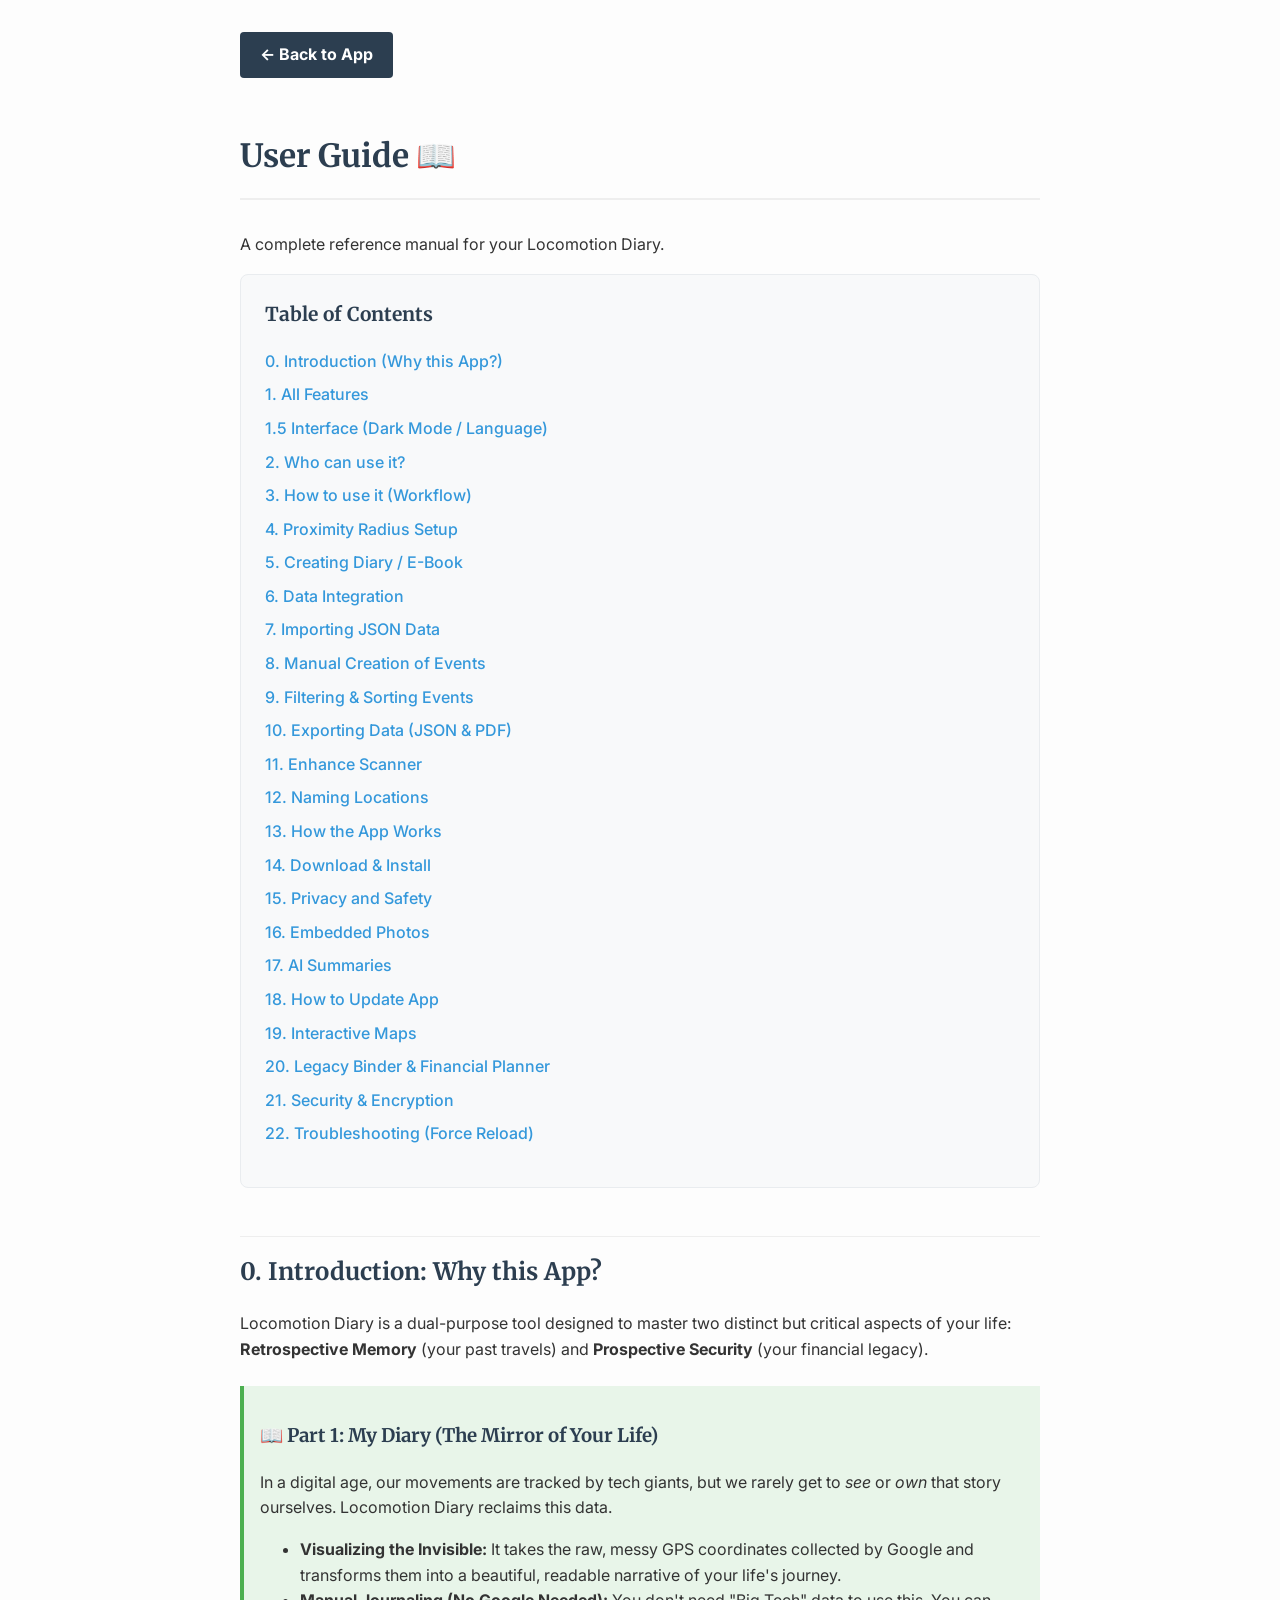
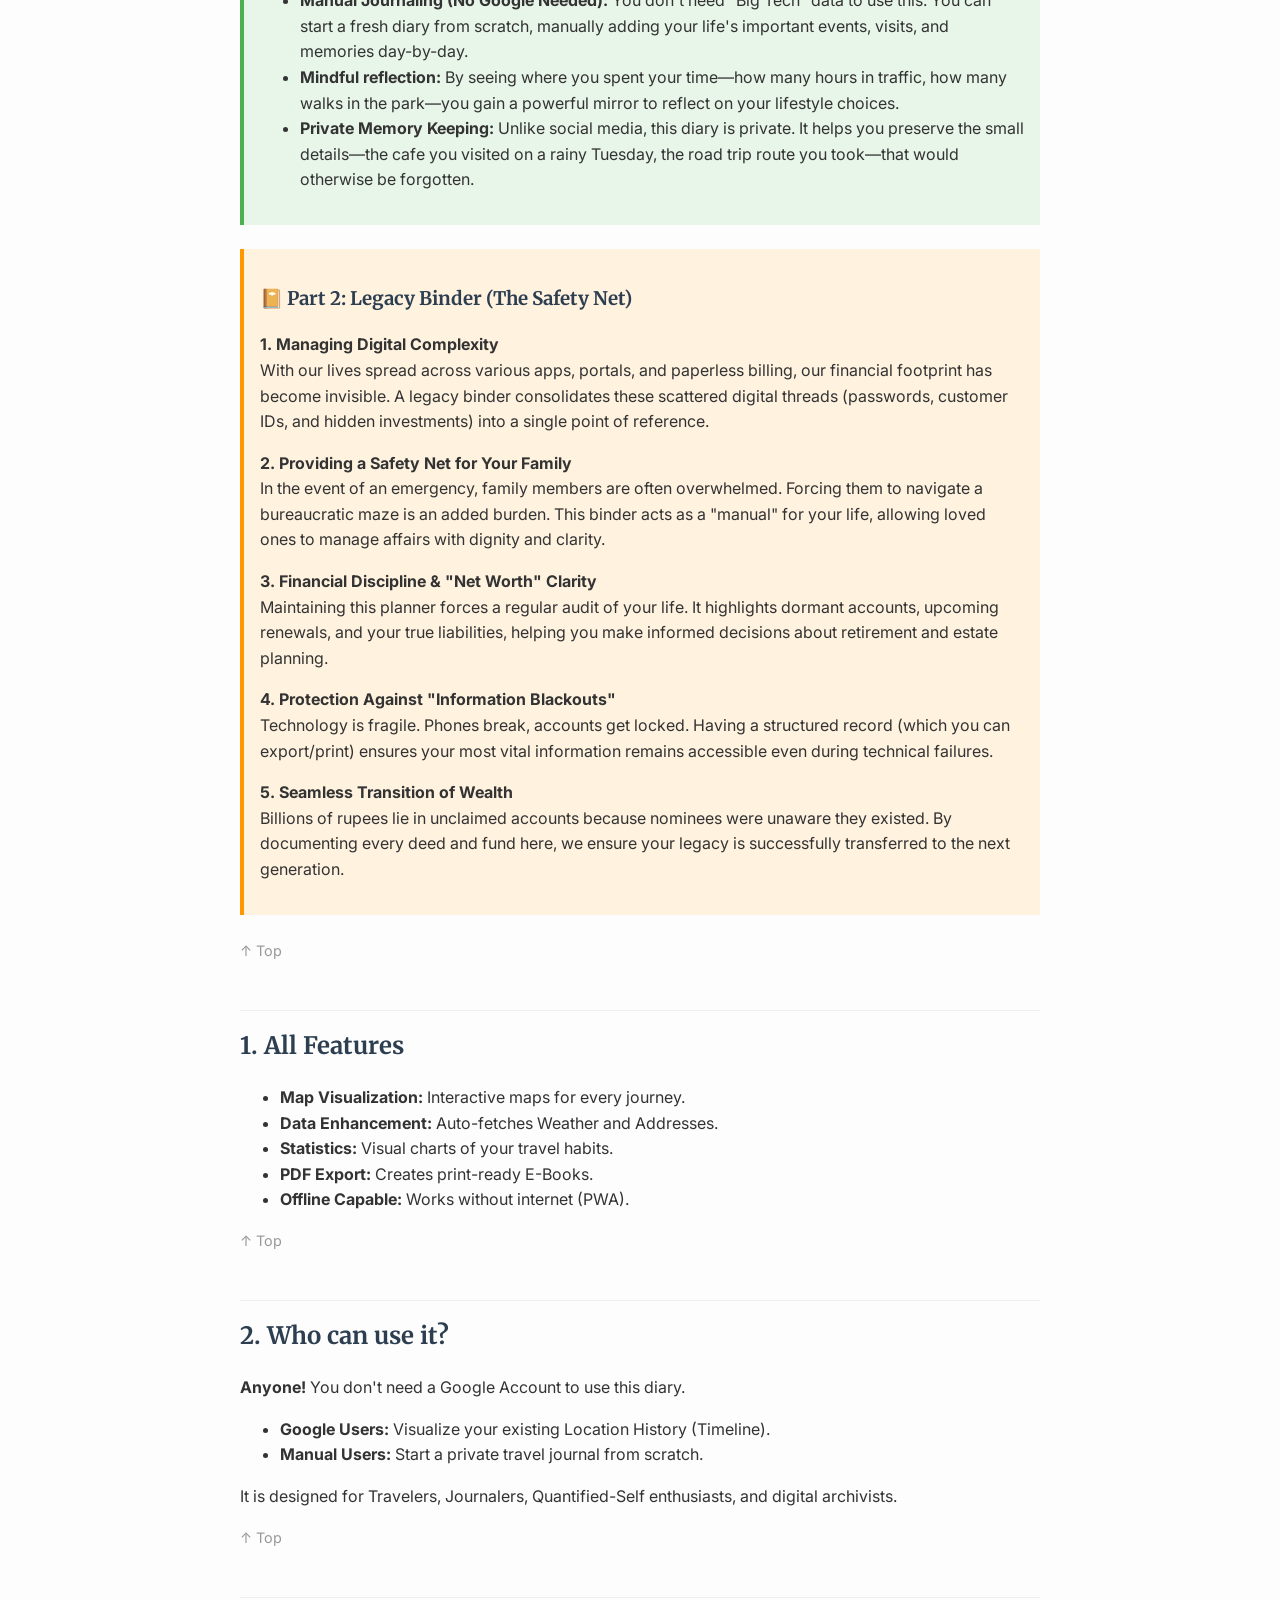
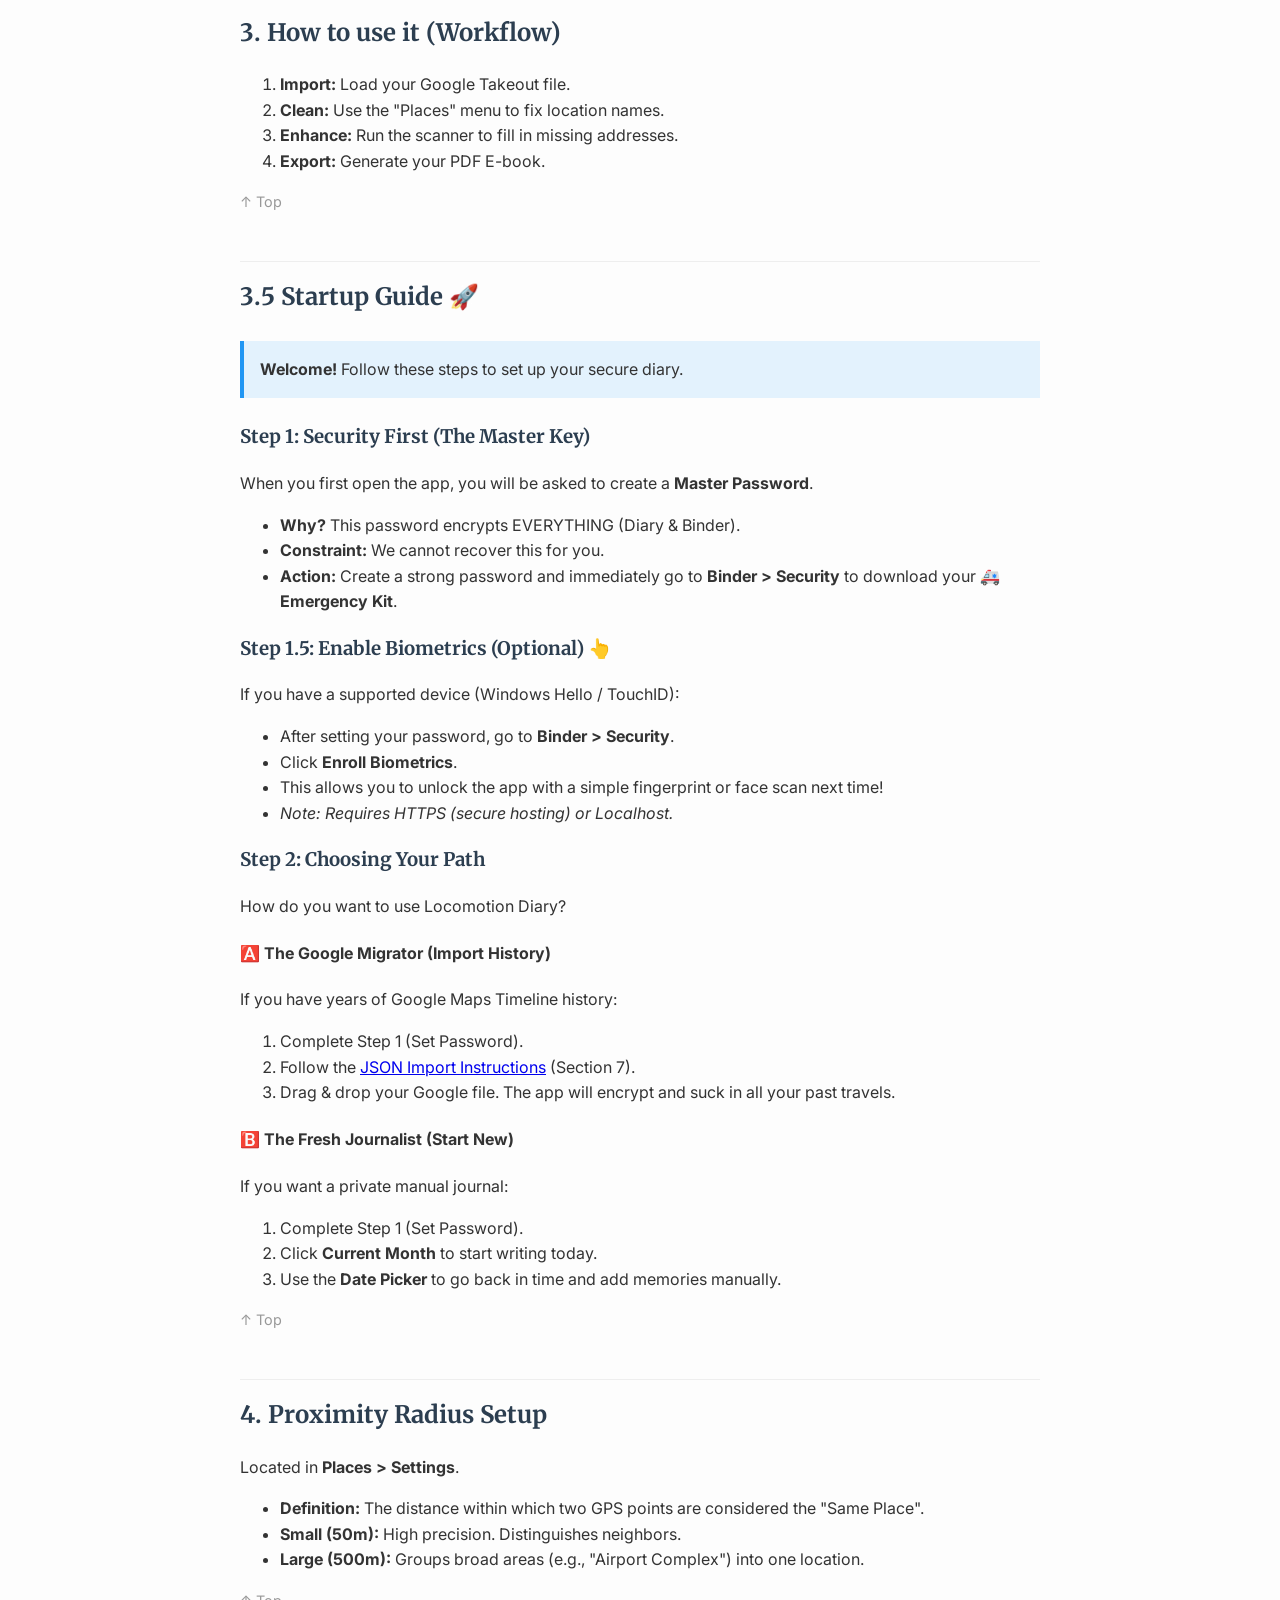
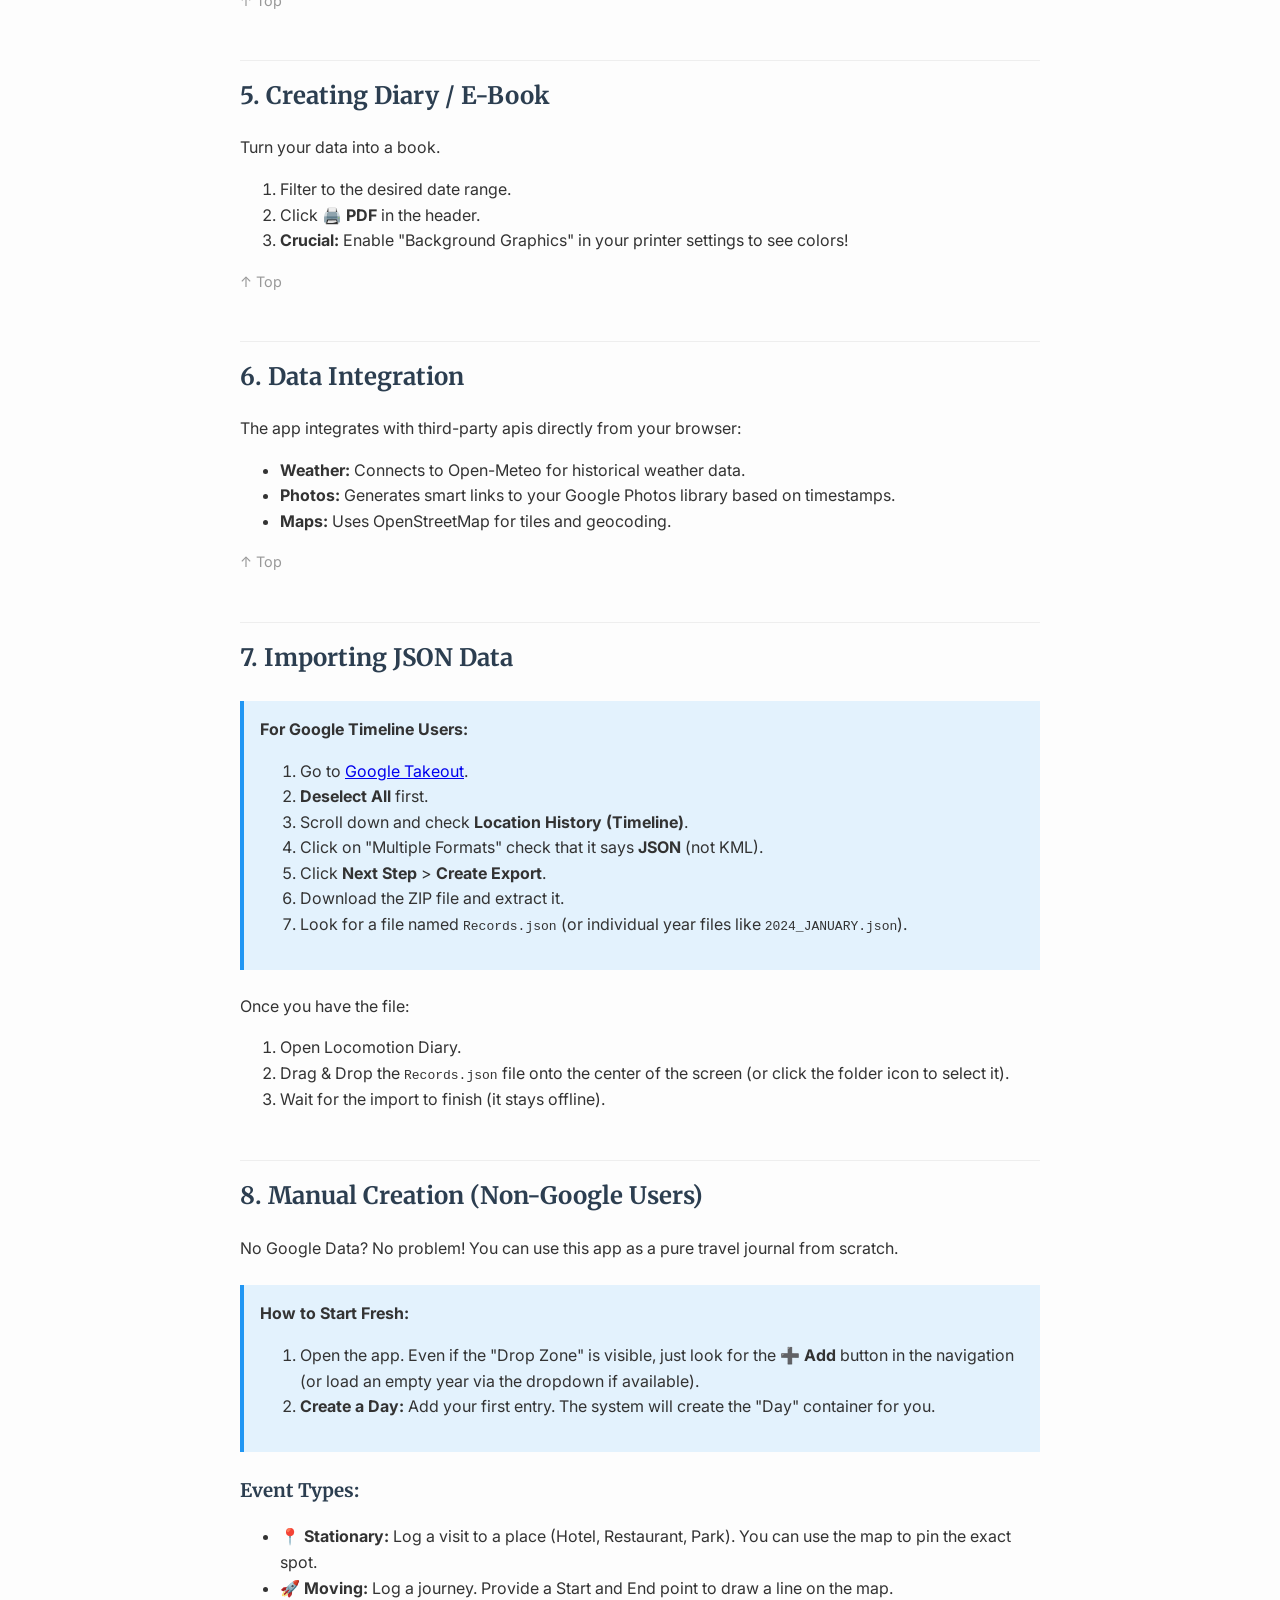
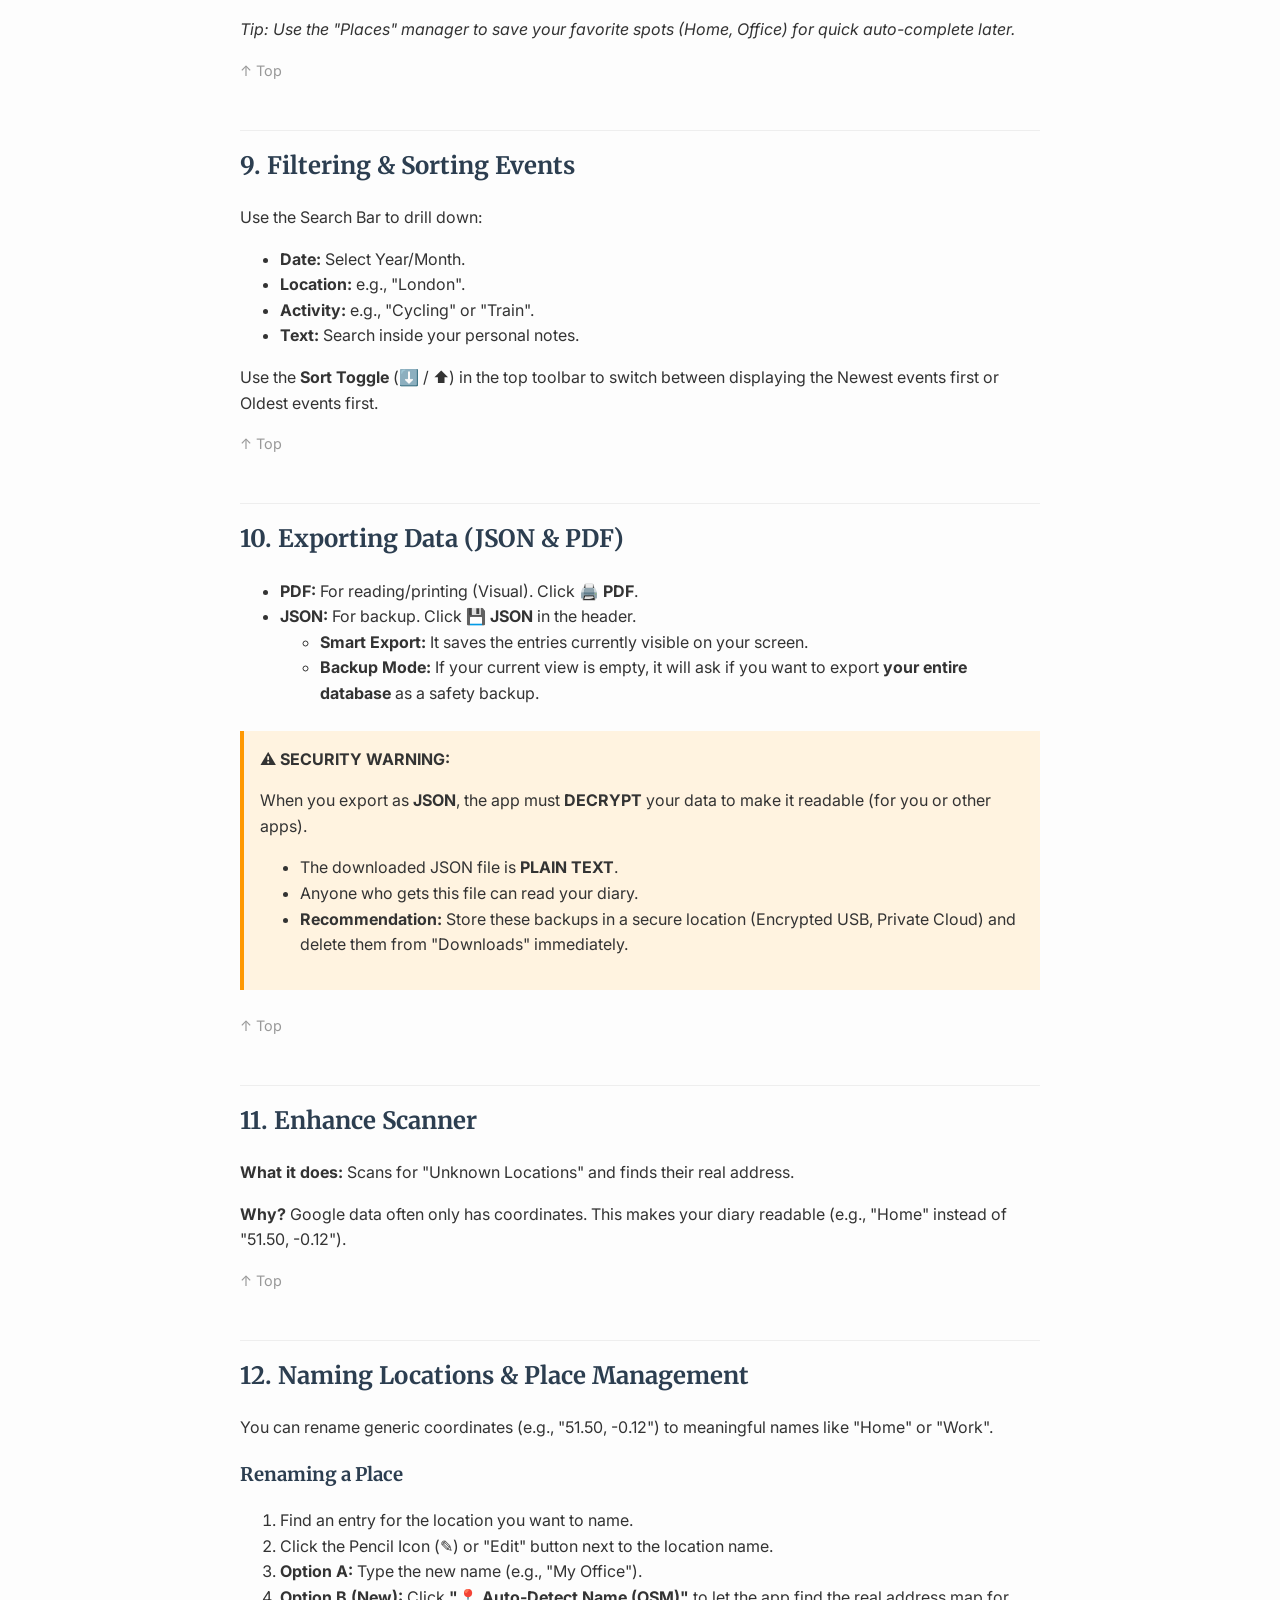
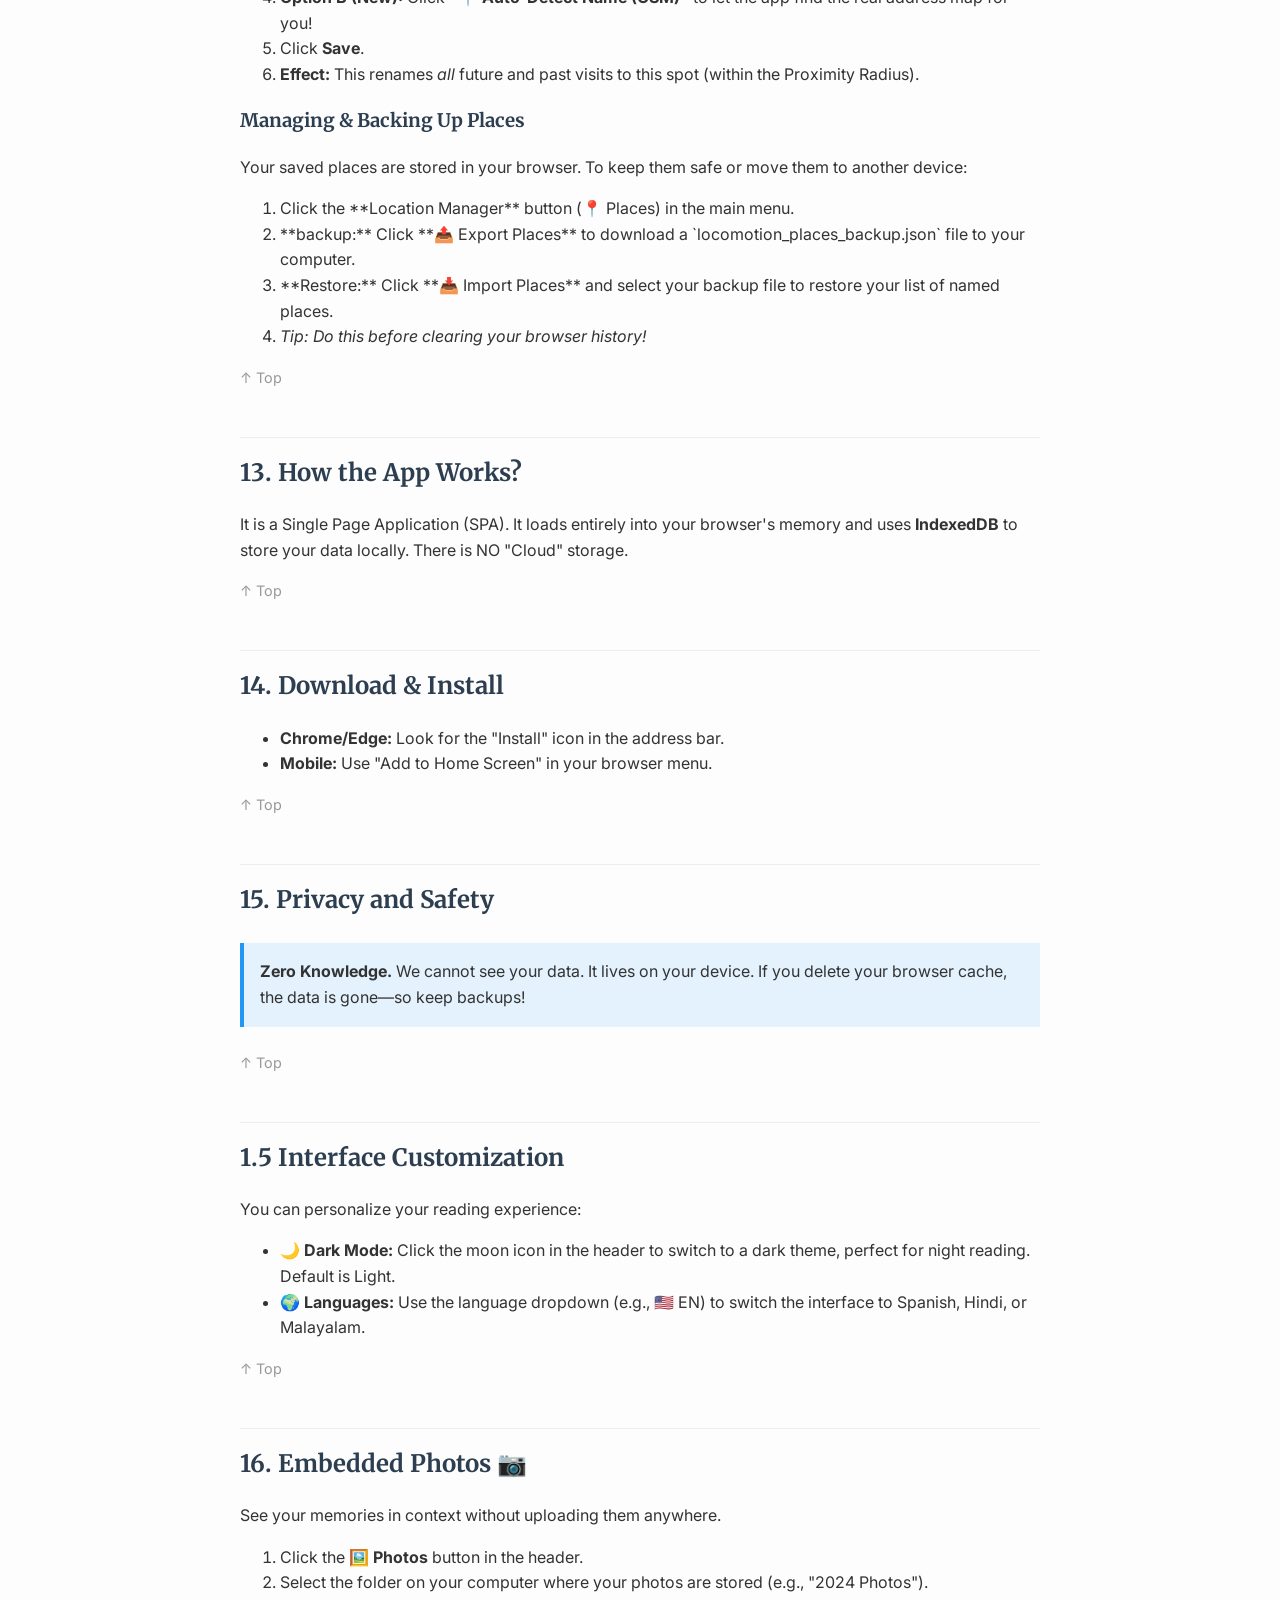
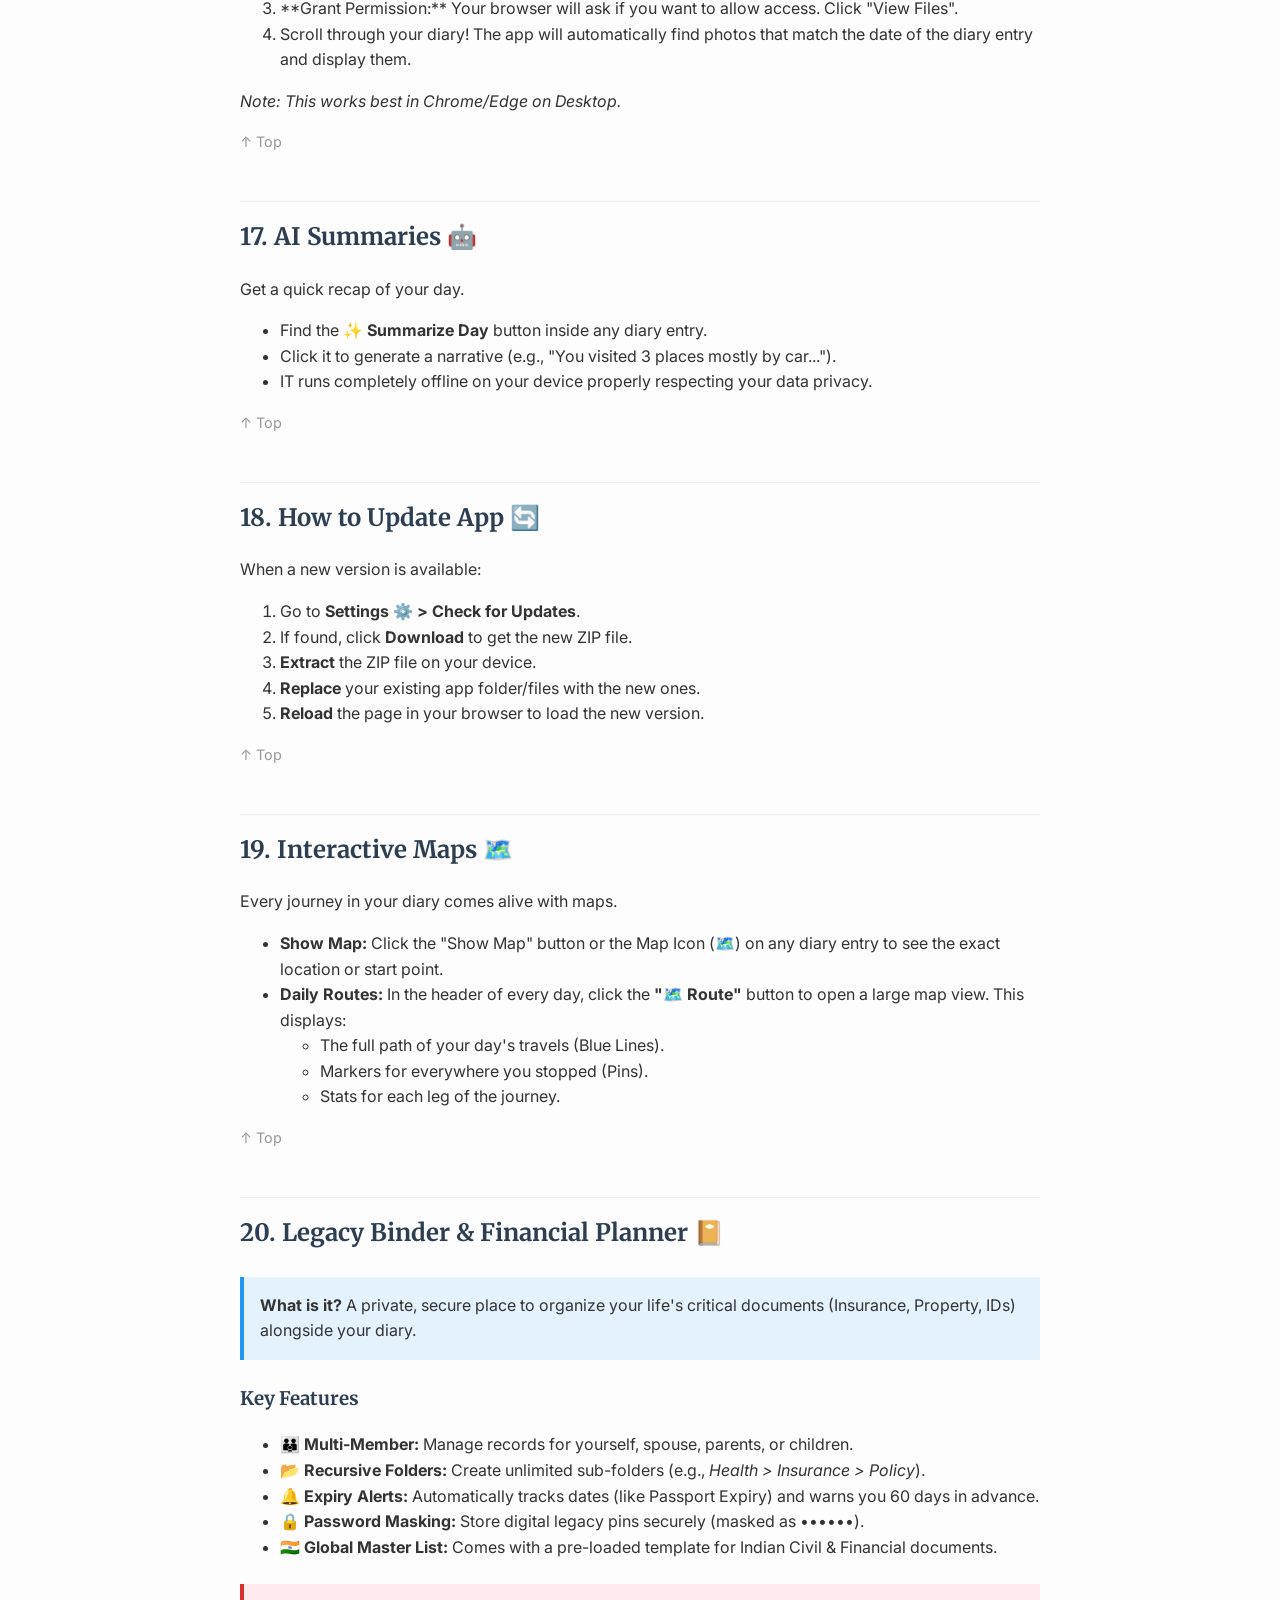
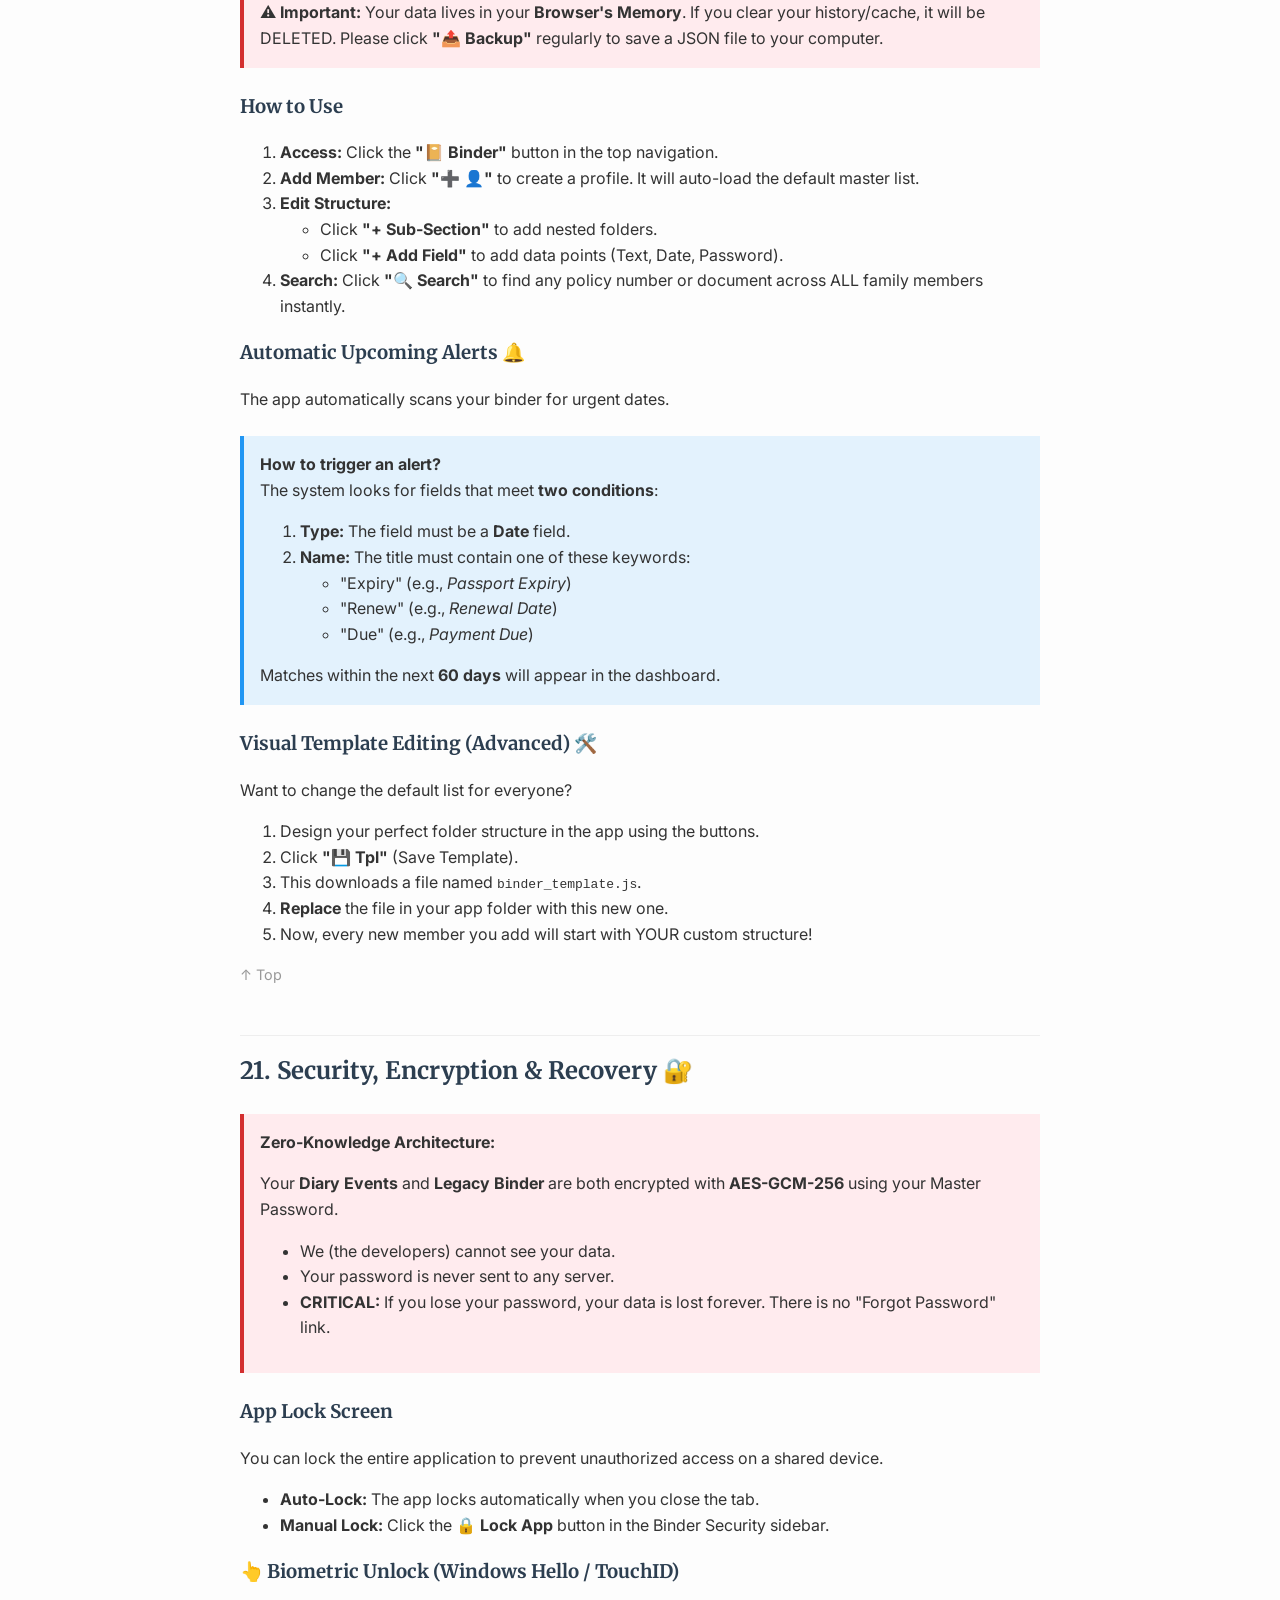
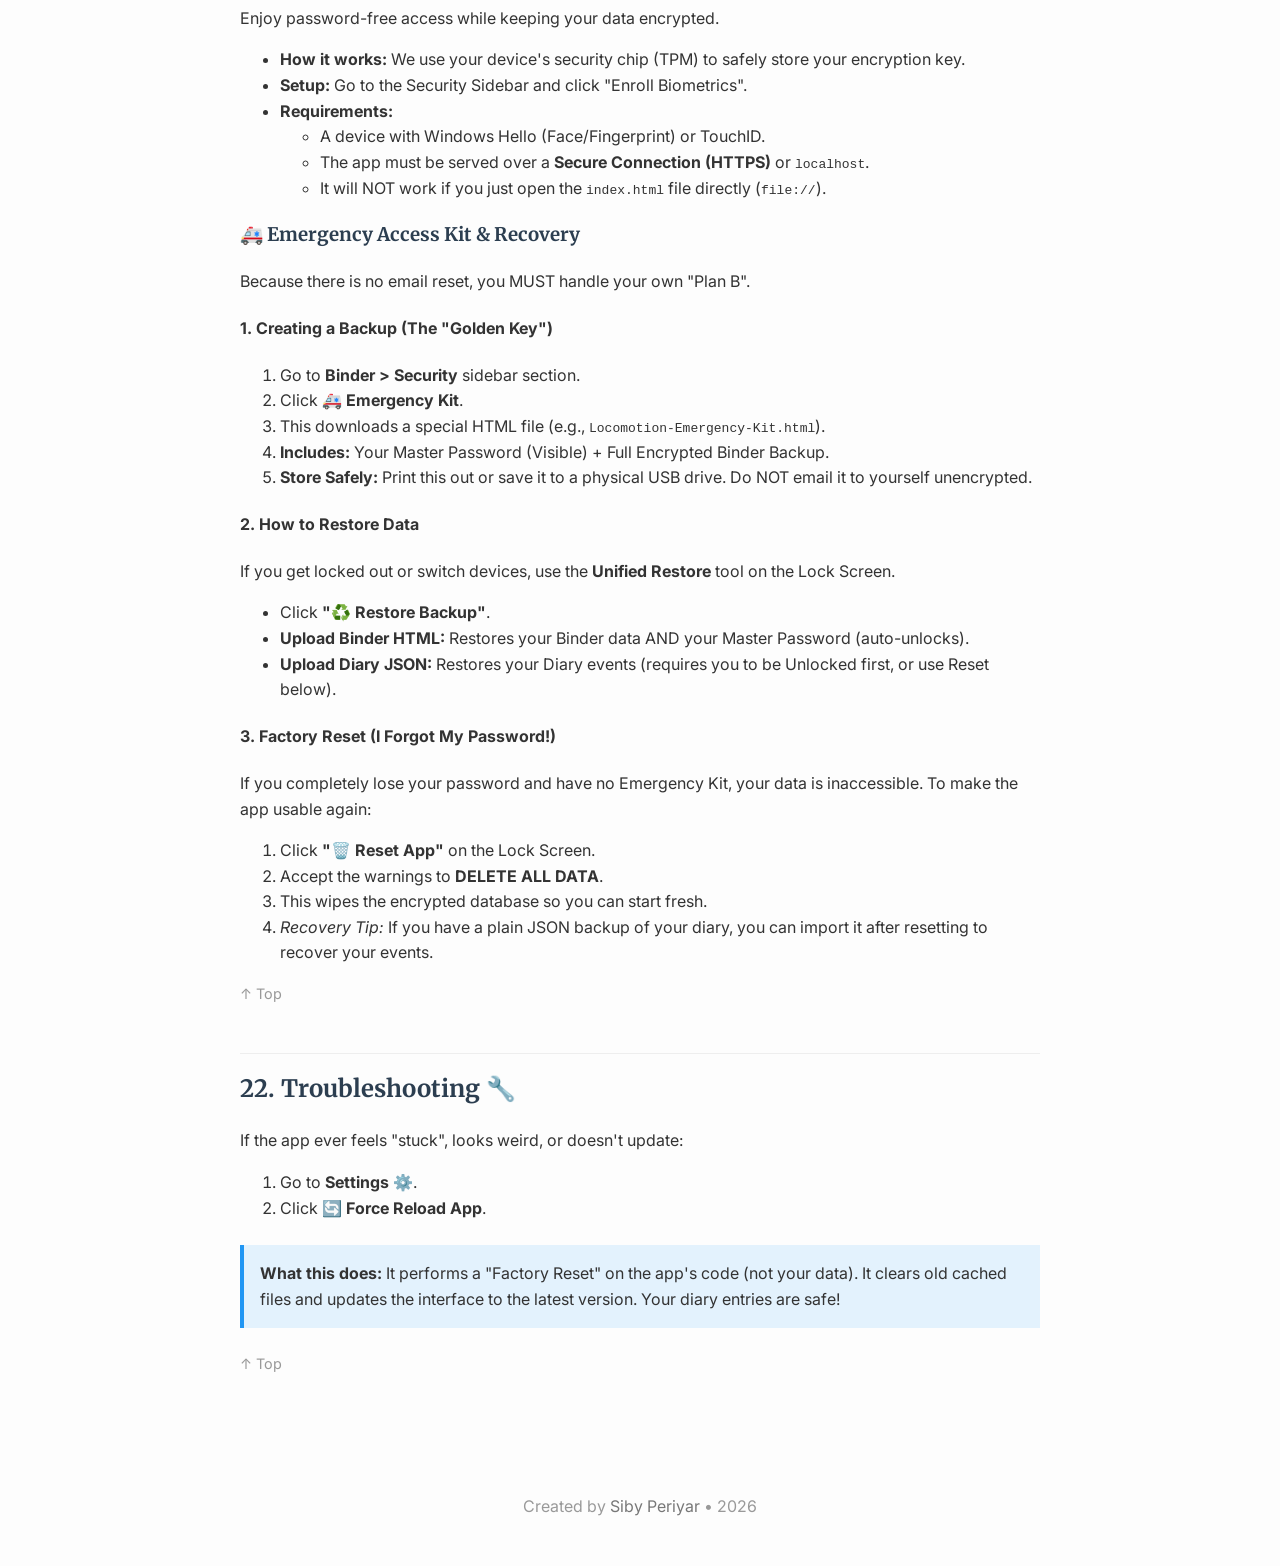
<file: USER_MANUAL.html>
<!DOCTYPE html>
<html lang="en">

<head>
    <meta charset="UTF-8">
    <meta name="viewport" content="width=device-width, initial-scale=1.0">
    <title>Locomotion Diary - User Guide</title>
    <link rel="preconnect" href="https://fonts.googleapis.com">
    <link
        href="https://fonts.googleapis.com/css2?family=Inter:wght@400;600&family=Merriweather:wght@300;700&display=swap"
        rel="stylesheet">
    <style>
        body {
            max-width: 800px;
            margin: 0 auto;
            padding: 2rem;
            font-family: 'Inter', sans-serif;
            line-height: 1.6;
            color: #333;
            background-color: #fdfdfd;
        }

        h1,
        h2,
        h3 {
            font-family: 'Merriweather', serif;
            color: #2c3e50;
        }

        h1 {
            border-bottom: 2px solid #eee;
            padding-bottom: 1rem;
            margin-bottom: 2rem;
        }

        h2 {
            margin-top: 3rem;
            border-top: 1px solid #eee;
            padding-top: 1rem;
        }

        .toc {
            background: #f8f9fa;
            padding: 1.5rem;
            border-radius: 8px;
            border: 1px solid #e9ecef;
            margin-bottom: 3rem;
        }

        .toc h3 {
            margin-top: 0;
            font-size: 1.2rem;
        }

        .toc ul {
            list-style: none;
            padding-left: 0;
        }

        .toc li {
            margin-bottom: 0.5rem;
        }

        .toc a {
            text-decoration: none;
            color: #3498db;
            font-weight: 500;
        }

        .toc a:hover {
            text-decoration: underline;
        }

        .back-btn {
            display: inline-block;
            background: #2c3e50;
            color: white;
            padding: 10px 20px;
            text-decoration: none;
            border-radius: 4px;
            font-weight: bold;
            margin-bottom: 2rem;
        }

        .box {
            background: #e3f2fd;
            padding: 1rem;
            border-left: 4px solid #2196f3;
            margin: 1.5rem 0;
        }

        img {
            max-width: 100%;
            border-radius: 4px;
            border: 1px solid #ddd;
            margin: 1rem 0;
        }

        .back-to-top {
            display: block;
            margin-top: 1rem;
            color: #999;
            text-decoration: none;
            font-size: 0.9rem;
        }
    </style>
</head>

<body>

    <a href="index.html" class="back-btn">← Back to App</a>
    <h1>User Guide 📖</h1>
    <p>A complete reference manual for your Locomotion Diary.</p>

    <div class="toc">
        <h3>Table of Contents</h3>
        <ul>
            <li><a href="#intro">0. Introduction (Why this App?)</a></li>
            <li><a href="#features">1. All Features</a></li>
            <li><a href="#custom">1.5 Interface (Dark Mode / Language)</a></li>
            <li><a href="#audience">2. Who can use it?</a></li>
            <li><a href="#usage">3. How to use it (Workflow)</a></li>
            <li><a href="#proximiy">4. Proximity Radius Setup</a></li>
            <li><a href="#ebook">5. Creating Diary / E-Book</a></li>
            <li><a href="#integration">6. Data Integration</a></li>
            <li><a href="#import">7. Importing JSON Data</a></li>
            <li><a href="#manual">8. Manual Creation of Events</a></li>
            <li><a href="#filtering">9. Filtering & Sorting Events</a></li>
            <li><a href="#export">10. Exporting Data (JSON & PDF)</a></li>
            <li><a href="#enhance">11. Enhance Scanner</a></li>
            <li><a href="#naming">12. Naming Locations</a></li>
            <li><a href="#mechanics">13. How the App Works</a></li>
            <li><a href="#install">14. Download & Install</a></li>
            <li><a href="#privacy">15. Privacy and Safety</a></li>
            <li><a href="#photos">16. Embedded Photos</a></li>
            <li><a href="#ai">17. AI Summaries</a></li>
            <li><a href="#update">18. How to Update App</a></li>
            <li><a href="#maps">19. Interactive Maps</a></li>
            <li><a href="#binder">20. Legacy Binder & Financial Planner</a></li>
            <li><a href="#security">21. Security & Encryption</a></li>
            <li><a href="#troubleshooting">22. Troubleshooting (Force Reload)</a></li>
        </ul>
    </div>

    <section id="intro">
        <h2>0. Introduction: Why this App?</h2>
        <p>Locomotion Diary is a dual-purpose tool designed to master two distinct but critical aspects of your life:
            <strong>Retrospective Memory</strong> (your past travels) and <strong>Prospective Security</strong> (your
            financial legacy).
        </p>

        <div class="box" style="background: #e8f5e9; border-left-color: #4caf50;">
            <h3>📖 Part 1: My Diary (The Mirror of Your Life)</h3>
            <p>In a digital age, our movements are tracked by tech giants, but we rarely get to <em>see</em> or
                <em>own</em> that story ourselves. Locomotion Diary reclaims this data.
            </p>
            <ul>
                <li><strong>Visualizing the Invisible:</strong> It takes the raw, messy GPS coordinates collected by
                    Google and transforms them into a beautiful, readable narrative of your life's journey.</li>
                <li><strong>Manual Journaling (No Google Needed):</strong> You don't need "Big Tech" data to use this.
                    You can start a fresh diary from scratch, manually adding your life's important events, visits, and
                    memories day-by-day.</li>
                <li><strong>Mindful reflection:</strong> By seeing where you spent your time—how many hours in traffic,
                    how many walks in the park—you gain a powerful mirror to reflect on your lifestyle choices.</li>
                <li><strong>Private Memory Keeping:</strong> Unlike social media, this diary is private. It helps you
                    preserve the small details—the cafe you visited on a rainy Tuesday, the road trip route you
                    took—that would otherwise be forgotten.</li>
            </ul>
        </div>

        <div class="box" style="background: #fff3e0; border-left-color: #ff9800;">
            <h3>📔 Part 2: Legacy Binder (The Safety Net)</h3>
            <p><strong>1. Managing Digital Complexity</strong><br>
                With our lives spread across various apps, portals, and paperless billing, our financial footprint has
                become invisible. A legacy binder consolidates these scattered digital threads (passwords, customer IDs,
                and hidden investments) into a single point of reference.</p>

            <p><strong>2. Providing a Safety Net for Your Family</strong><br>
                In the event of an emergency, family members are often overwhelmed. Forcing them to navigate a
                bureaucratic maze is an added burden. This binder acts as a "manual" for your life, allowing loved ones
                to manage affairs with dignity and clarity.</p>

            <p><strong>3. Financial Discipline & "Net Worth" Clarity</strong><br>
                Maintaining this planner forces a regular audit of your life. It highlights dormant accounts, upcoming
                renewals, and your true liabilities, helping you make informed decisions about retirement and estate
                planning.</p>

            <p><strong>4. Protection Against "Information Blackouts"</strong><br>
                Technology is fragile. Phones break, accounts get locked. Having a structured record (which you can
                export/print) ensures your most vital information remains accessible even during technical failures.</p>

            <p><strong>5. Seamless Transition of Wealth</strong><br>
                Billions of rupees lie in unclaimed accounts because nominees were unaware they existed. By documenting
                every deed and fund here, we ensure your legacy is successfully transferred to the next generation.</p>
        </div>
        <a href="#" class="back-to-top">↑ Top</a>
    </section>

    <section id="features">
        <h2>1. All Features</h2>
        <ul>
            <li><strong>Map Visualization:</strong> Interactive maps for every journey.</li>
            <li><strong>Data Enhancement:</strong> Auto-fetches Weather and Addresses.</li>
            <li><strong>Statistics:</strong> Visual charts of your travel habits.</li>
            <li><strong>PDF Export:</strong> Creates print-ready E-Books.</li>
            <li><strong>Offline Capable:</strong> Works without internet (PWA).</li>
        </ul>
        <a href="#" class="back-to-top">↑ Top</a>
    </section>

    <section id="audience">
        <h2>2. Who can use it?</h2>
        <p><strong>Anyone!</strong> You don't need a Google Account to use this diary.</p>
        <ul>
            <li><strong>Google Users:</strong> Visualize your existing Location History (Timeline).</li>
            <li><strong>Manual Users:</strong> Start a private travel journal from scratch.</li>
        </ul>
        <p>It is designed for Travelers, Journalers, Quantified-Self enthusiasts, and digital archivists.</p>
        <a href="#" class="back-to-top">↑ Top</a>
    </section>

    <section id="usage">
        <h2>3. How to use it (Workflow)</h2>
        <ol>
            <li><strong>Import:</strong> Load your Google Takeout file.</li>
            <li><strong>Clean:</strong> Use the "Places" menu to fix location names.</li>
            <li><strong>Enhance:</strong> Run the scanner to fill in missing addresses.</li>
            <li><strong>Export:</strong> Generate your PDF E-book.</li>
        </ol>
        <a href="#" class="back-to-top">↑ Top</a>
    </section>

    <section id="startup">
        <h2>3.5 Startup Guide 🚀</h2>
        <div class="box">
            <strong>Welcome!</strong> Follow these steps to set up your secure diary.
        </div>

        <h3>Step 1: Security First (The Master Key)</h3>
        <p>When you first open the app, you will be asked to create a <strong>Master Password</strong>.</p>
        <ul>
            <li><strong>Why?</strong> This password encrypts EVERYTHING (Diary & Binder).</li>
            <li><strong>Constraint:</strong> We cannot recover this for you.</li>
            <li><strong>Action:</strong> Create a strong password and immediately go to <strong>Binder >
                    Security</strong> to download your <strong>🚑 Emergency Kit</strong>.</li>
        </ul>

        <h3>Step 1.5: Enable Biometrics (Optional) 👆</h3>
        <p>If you have a supported device (Windows Hello / TouchID):</p>
        <ul>
            <li>After setting your password, go to <strong>Binder > Security</strong>.</li>
            <li>Click <strong>Enroll Biometrics</strong>.</li>
            <li>This allows you to unlock the app with a simple fingerprint or face scan next time!</li>
            <li><em>Note: Requires HTTPS (secure hosting) or Localhost.</em></li>
        </ul>

        <h3>Step 2: Choosing Your Path</h3>
        <p>How do you want to use Locomotion Diary?</p>

        <h4>🅰️ The Google Migrator (Import History)</h4>
        <p>If you have years of Google Maps Timeline history:</p>
        <ol>
            <li>Complete Step 1 (Set Password).</li>
            <li>Follow the <a href="#import">JSON Import Instructions</a> (Section 7).</li>
            <li>Drag & drop your Google file. The app will encrypt and suck in all your past travels.</li>
        </ol>

        <h4>🅱️ The Fresh Journalist (Start New)</h4>
        <p>If you want a private manual journal:</p>
        <ol>
            <li>Complete Step 1 (Set Password).</li>
            <li>Click <strong>Current Month</strong> to start writing today.</li>
            <li>Use the <strong>Date Picker</strong> to go back in time and add memories manually.</li>
        </ol>
        <a href="#" class="back-to-top">↑ Top</a>
    </section>

    <section id="proximity">
        <h2>4. Proximity Radius Setup</h2>
        <p>Located in <strong>Places > Settings</strong>.</p>
        <ul>
            <li><strong>Definition:</strong> The distance within which two GPS points are considered the "Same Place".
            </li>
            <li><strong>Small (50m):</strong> High precision. Distinguishes neighbors.</li>
            <li><strong>Large (500m):</strong> Groups broad areas (e.g., "Airport Complex") into one location.</li>
        </ul>
        <a href="#" class="back-to-top">↑ Top</a>
    </section>

    <section id="ebook">
        <h2>5. Creating Diary / E-Book</h2>
        <p>Turn your data into a book.</p>
        <ol>
            <li>Filter to the desired date range.</li>
            <li>Click <strong>🖨️ PDF</strong> in the header.</li>
            <li><strong>Crucial:</strong> Enable "Background Graphics" in your printer settings to see colors!</li>
        </ol>
        <a href="#" class="back-to-top">↑ Top</a>
    </section>

    <section id="integration">
        <h2>6. Data Integration</h2>
        <p>The app integrates with third-party apis directly from your browser:</p>
        <ul>
            <li><strong>Weather:</strong> Connects to Open-Meteo for historical weather data.</li>
            <li><strong>Photos:</strong> Generates smart links to your Google Photos library based on timestamps.</li>
            <li><strong>Maps:</strong> Uses OpenStreetMap for tiles and geocoding.</li>
        </ul>
        <a href="#" class="back-to-top">↑ Top</a>
    </section>

    <section id="import">
        <h2>7. Importing JSON Data</h2>
        <div class="box">
            <strong>For Google Timeline Users:</strong>
            <ol>
                <li>Go to <a href="https://takeout.google.com/" target="_blank">Google Takeout</a>.</li>
                <li><strong>Deselect All</strong> first.</li>
                <li>Scroll down and check <strong>Location History (Timeline)</strong>.</li>
                <li>Click on "Multiple Formats" check that it says <strong>JSON</strong> (not KML).</li>
                <li>Click <strong>Next Step</strong> > <strong>Create Export</strong>.</li>
                <li>Download the ZIP file and extract it.</li>
                <li>Look for a file named <code>Records.json</code> (or individual year files like
                    <code>2024_JANUARY.json</code>).
                </li>
            </ol>
        </div>
        <p>Once you have the file:</p>
        <ol>
            <li>Open Locomotion Diary.</li>
            <li>Drag & Drop the <code>Records.json</code> file onto the center of the screen (or click the folder icon
                to select it).</li>
            <li>Wait for the import to finish (it stays offline).</li>
        </ol>
    </section>

    <section id="manual">
        <h2>8. Manual Creation (Non-Google Users)</h2>
        <p>No Google Data? No problem! You can use this app as a pure travel journal from scratch.</p>
        <div class="box">
            <strong>How to Start Fresh:</strong>
            <ol>
                <li>Open the app. Even if the "Drop Zone" is visible, just look for the <strong>➕ Add</strong> button in
                    the
                    navigation (or load an empty year via the dropdown if available).</li>
                <li><strong>Create a Day:</strong> Add your first entry. The system will create the "Day" container for
                    you.
                </li>
            </ol>
        </div>
        <h3>Event Types:</h3>
        <ul>
            <li><strong>📍 Stationary:</strong> Log a visit to a place (Hotel, Restaurant, Park). You can use the map to
                pin
                the exact spot.</li>
            <li><strong>🚀 Moving:</strong> Log a journey. Provide a Start and End point to draw a line on the map.</li>
        </ul>
        <p><em>Tip: Use the "Places" manager to save your favorite spots (Home, Office) for quick auto-complete
                later.</em>
        </p>
        <a href="#" class="back-to-top">↑ Top</a>
    </section>

    <section id="filtering">
        <h2>9. Filtering & Sorting Events</h2>
        <p>Use the Search Bar to drill down:</p>
        <ul>
            <li><strong>Date:</strong> Select Year/Month.</li>
            <li><strong>Location:</strong> e.g., "London".</li>
            <li><strong>Activity:</strong> e.g., "Cycling" or "Train".</li>
            <li><strong>Text:</strong> Search inside your personal notes.</li>
        </ul>
        <p>Use the <strong>Sort Toggle</strong> (⬇️ / ⬆️) in the top toolbar to switch between displaying the Newest
            events first or Oldest events first.</p>
        <a href="#" class="back-to-top">↑ Top</a>
    </section>

    <section id="export">
        <h2>10. Exporting Data (JSON & PDF)</h2>
        <ul>
            <li><strong>PDF:</strong> For reading/printing (Visual). Click <strong>🖨️ PDF</strong>.</li>
            <li><strong>JSON:</strong> For backup. Click <strong>💾 JSON</strong> in the header.
                <ul>
                    <li><strong>Smart Export:</strong> It saves the entries currently visible on your screen.</li>
                    <li><strong>Backup Mode:</strong> If your current view is empty, it will ask if you want to export
                        <strong>your entire database</strong> as a safety backup.
                    </li>
                </ul>
            </li>
        </ul>
        <div class="box" style="background: #fff3e0; border-left-color: #ff9800;">
            <strong>⚠️ SECURITY WARNING:</strong>
            <p>When you export as <strong>JSON</strong>, the app must <strong>DECRYPT</strong> your data to make it
                readable (for you or other apps).</p>
            <ul>
                <li>The downloaded JSON file is <strong>PLAIN TEXT</strong>.</li>
                <li>Anyone who gets this file can read your diary.</li>
                <li><strong>Recommendation:</strong> Store these backups in a secure location (Encrypted USB, Private
                    Cloud) and delete them from "Downloads" immediately.</li>
            </ul>
        </div>
        <a href="#" class="back-to-top">↑ Top</a>
    </section>

    <section id="enhance">
        <h2>11. Enhance Scanner</h2>
        <p><strong>What it does:</strong> Scans for "Unknown Locations" and finds their real address.</p>
        <p><strong>Why?</strong> Google data often only has coordinates. This makes your diary readable (e.g., "Home"
            instead of "51.50, -0.12").</p>
        <a href="#" class="back-to-top">↑ Top</a>
    </section>

    <section id="naming">
        <h2>12. Naming Locations & Place Management</h2>
        <p>You can rename generic coordinates (e.g., "51.50, -0.12") to meaningful names like "Home" or "Work".</p>

        <h3>Renaming a Place</h3>
        <ol>
            <li>Find an entry for the location you want to name.</li>
            <li>Click the Pencil Icon (✎) or "Edit" button next to the location name.</li>
            <li><strong>Option A:</strong> Type the new name (e.g., "My Office").</li>
            <li><strong>Option B (New):</strong> Click <strong>"📍 Auto-Detect Name (OSM)"</strong> to let the app find
                the real address map for you!</li>
            <li>Click <strong>Save</strong>.</li>
            <li><strong>Effect:</strong> This renames <em>all</em> future and past visits to this spot (within the
                Proximity Radius).</li>
        </ol>

        <h3>Managing & Backing Up Places</h3>
        <p>Your saved places are stored in your browser. To keep them safe or move them to another device:</p>
        <ol>
            <li>Click the **Location Manager** button (📍 Places) in the main menu.</li>
            <li>**backup:** Click **📤 Export Places** to download a `locomotion_places_backup.json` file to your
                computer.</li>
            <li>**Restore:** Click **📥 Import Places** and select your backup file to restore your list of named
                places.</li>
            <li><em>Tip: Do this before clearing your browser history!</em></li>
        </ol>

        <a href="#" class="back-to-top">↑ Top</a>
    </section>

    <section id="mechanics">
        <h2>13. How the App Works?</h2>
        <p>It is a Single Page Application (SPA). It loads entirely into your browser's memory and uses
            <strong>IndexedDB</strong> to store your data locally. There is NO "Cloud" storage.
        </p>
        <a href="#" class="back-to-top">↑ Top</a>
    </section>

    <section id="install">
        <h2>14. Download & Install</h2>
        <ul>
            <li><strong>Chrome/Edge:</strong> Look for the "Install" icon in the address bar.</li>
            <li><strong>Mobile:</strong> Use "Add to Home Screen" in your browser menu.</li>
        </ul>
        <a href="#" class="back-to-top">↑ Top</a>
    </section>

    <section id="privacy">
        <h2>15. Privacy and Safety</h2>
        <div class="box">
            <strong>Zero Knowledge.</strong> We cannot see your data. It lives on your device. If you delete your
            browser cache, the data is gone—so keep backups!
        </div>
        <a href="#" class="back-to-top">↑ Top</a>
    </section>

    <section id="custom">
        <h2>1.5 Interface Customization</h2>
        <p>You can personalize your reading experience:</p>
        <ul>
            <li><strong>🌙 Dark Mode:</strong> Click the moon icon in the header to switch to a dark theme, perfect for
                night reading. Default is Light.</li>
            <li><strong>🌍 Languages:</strong> Use the language dropdown (e.g., 🇺🇸 EN) to switch the interface to
                Spanish, Hindi, or Malayalam.</li>
        </ul>
        <a href="#" class="back-to-top">↑ Top</a>
    </section>

    <section id="photos">
        <h2>16. Embedded Photos 📷</h2>
        <p>See your memories in context without uploading them anywhere.</p>
        <ol>
            <li>Click the <strong>🖼️ Photos</strong> button in the header.</li>
            <li>Select the folder on your computer where your photos are stored (e.g., "2024 Photos").</li>
            <li>**Grant Permission:** Your browser will ask if you want to allow access. Click "View Files".</li>
            <li>Scroll through your diary! The app will automatically find photos that match the date of the diary entry
                and display them.</li>
        </ol>
        <p><em>Note: This works best in Chrome/Edge on Desktop.</em></p>
        <a href="#" class="back-to-top">↑ Top</a>
    </section>

    <section id="ai">
        <h2>17. AI Summaries 🤖</h2>
        <p>Get a quick recap of your day.</p>
        <ul>
            <li>Find the <strong>✨ Summarize Day</strong> button inside any diary entry.</li>
            <li>Click it to generate a narrative (e.g., "You visited 3 places mostly by car...").</li>
            <li>IT runs completely offline on your device properly respecting your data privacy.</li>
        </ul>
        <a href="#" class="back-to-top">↑ Top</a>
    </section>

    <section id="update">
        <h2>18. How to Update App 🔄</h2>
        <p>When a new version is available:</p>
        <ol>
            <li>Go to <strong>Settings ⚙️ > Check for Updates</strong>.</li>
            <li>If found, click <strong>Download</strong> to get the new ZIP file.</li>
            <li><strong>Extract</strong> the ZIP file on your device.</li>
            <li><strong>Replace</strong> your existing app folder/files with the new ones.</li>
            <li><strong>Reload</strong> the page in your browser to load the new version.</li>
        </ol>
        <a href="#" class="back-to-top">↑ Top</a>
    </section>

    <section id="maps">
        <h2>19. Interactive Maps 🗺️</h2>
        <p>Every journey in your diary comes alive with maps.</p>
        <ul>
            <li><strong>Show Map:</strong> Click the "Show Map" button or the Map Icon (🗺️) on any diary entry to see
                the exact location or start point.</li>
            <li><strong>Daily Routes:</strong> In the header of every day, click the <strong>"🗺️ Route"</strong> button
                to open a large map view. This displays:
                <ul>
                    <li>The full path of your day's travels (Blue Lines).</li>
                    <li>Markers for everywhere you stopped (Pins).</li>
                    <li>Stats for each leg of the journey.</li>
                </ul>
            </li>
        </ul>
        <a href="#" class="back-to-top">↑ Top</a>
    </section>

    <section id="binder">
        <h2>20. Legacy Binder & Financial Planner 📔</h2>
        <div class="box">
            <strong>What is it?</strong> A private, secure place to organize your life's critical documents (Insurance,
            Property, IDs) alongside your diary.
        </div>

        <h3>Key Features</h3>
        <ul>
            <li><strong>👪 Multi-Member:</strong> Manage records for yourself, spouse, parents, or children.</li>
            <li><strong>📂 Recursive Folders:</strong> Create unlimited sub-folders (e.g., <em>Health > Insurance >
                    Policy</em>).</li>
            <li><strong>🔔 Expiry Alerts:</strong> Automatically tracks dates (like Passport Expiry) and warns you 60
                days in advance.</li>
            <li><strong>🔒 Password Masking:</strong> Store digital legacy pins securely (masked as ••••••).</li>
            <li><strong>🇮🇳 Global Master List:</strong> Comes with a pre-loaded template for Indian Civil & Financial
                documents.</li>
        </ul>

        <div class="box" style="border-left-color: #d32f2f; background: #ffebee;">
            <strong>⚠️ Important:</strong> Your data lives in your <strong>Browser's Memory</strong>. If you clear your
            history/cache, it will be DELETED. Please click <strong>"📤 Backup"</strong> regularly to save a JSON file
            to your computer.
        </div>

        <h3>How to Use</h3>
        <ol>
            <li><strong>Access:</strong> Click the <strong>"📔 Binder"</strong> button in the top navigation.</li>
            <li><strong>Add Member:</strong> Click <strong>"➕ 👤"</strong> to create a profile. It will auto-load the
                default master list.</li>
            <li><strong>Edit Structure:</strong>
                <ul>
                    <li>Click <strong>"+ Sub-Section"</strong> to add nested folders.</li>
                    <li>Click <strong>"+ Add Field"</strong> to add data points (Text, Date, Password).</li>
                </ul>
            </li>
            <li><strong>Search:</strong> Click <strong>"🔍 Search"</strong> to find any policy number or document across
                ALL family members instantly.</li>
        </ol>

        <h3>Automatic Upcoming Alerts 🔔</h3>
        <p>The app automatically scans your binder for urgent dates.</p>
        <div class="box">
            <strong>How to trigger an alert?</strong><br>
            The system looks for fields that meet <strong>two conditions</strong>:
            <ol>
                <li><strong>Type:</strong> The field must be a <strong>Date</strong> field.</li>
                <li><strong>Name:</strong> The title must contain one of these keywords:
                    <ul>
                        <li>"Expiry" (e.g., <em>Passport Expiry</em>)</li>
                        <li>"Renew" (e.g., <em>Renewal Date</em>)</li>
                        <li>"Due" (e.g., <em>Payment Due</em>)</li>
                    </ul>
                </li>
            </ol>
            Matches within the next <strong>60 days</strong> will appear in the dashboard.
        </div>

        <h3>Visual Template Editing (Advanced) 🛠️</h3>
        <p>Want to change the default list for everyone?</p>
        <ol>
            <li>Design your perfect folder structure in the app using the buttons.</li>
            <li>Click <strong>"💾 Tpl"</strong> (Save Template).</li>
            <li>This downloads a file named <code>binder_template.js</code>.</li>
            <li><strong>Replace</strong> the file in your app folder with this new one.</li>
            <li>Now, every new member you add will start with YOUR custom structure!</li>
        </ol>

        <a href="#" class="back-to-top">↑ Top</a>
    </section>

    <section id="security">
        <h2>21. Security, Encryption & Recovery 🔐</h2>
        <div class="box" style="border-left-color: #d32f2f; background: #ffebee;">
            <strong>Zero-Knowledge Architecture:</strong>
            <p>Your <strong>Diary Events</strong> and <strong>Legacy Binder</strong> are both encrypted with
                <strong>AES-GCM-256</strong> using your Master Password.
            </p>
            <ul>
                <li>We (the developers) cannot see your data.</li>
                <li>Your password is never sent to any server.</li>
                <li><strong>CRITICAL:</strong> If you lose your password, your data is lost forever. There is no "Forgot
                    Password" link.</li>
            </ul>
        </div>

        <h3>App Lock Screen</h3>
        <p>You can lock the entire application to prevent unauthorized access on a shared device.</p>
        <ul>
            <li><strong>Auto-Lock:</strong> The app locks automatically when you close the tab.</li>
            <li><strong>Manual Lock:</strong> Click the <strong>🔒 Lock App</strong> button in the Binder Security
                sidebar.</li>
        </ul>

        <h3>👆 Biometric Unlock (Windows Hello / TouchID)</h3>
        <p>Enjoy password-free access while keeping your data encrypted.</p>
        <ul>
            <li><strong>How it works:</strong> We use your device's security chip (TPM) to safely store your encryption
                key.</li>
            <li><strong>Setup:</strong> Go to the Security Sidebar and click "Enroll Biometrics".</li>
            <li><strong>Requirements:</strong>
                <ul>
                    <li>A device with Windows Hello (Face/Fingerprint) or TouchID.</li>
                    <li>The app must be served over a <strong>Secure Connection (HTTPS)</strong> or
                        <code>localhost</code>.</li>
                    <li>It will NOT work if you just open the <code>index.html</code> file directly
                        (<code>file://</code>).</li>
                </ul>
            </li>
        </ul>

        <h3>🚑 Emergency Access Kit & Recovery</h3>
        <p>Because there is no email reset, you MUST handle your own "Plan B".</p>

        <h4>1. Creating a Backup (The "Golden Key")</h4>
        <ol>
            <li>Go to <strong>Binder > Security</strong> sidebar section.</li>
            <li>Click <strong>🚑 Emergency Kit</strong>.</li>
            <li>This downloads a special HTML file (e.g., <code>Locomotion-Emergency-Kit.html</code>).</li>
            <li><strong>Includes:</strong> Your Master Password (Visible) + Full Encrypted Binder Backup.</li>
            <li><strong>Store Safely:</strong> Print this out or save it to a physical USB drive. Do NOT email it to
                yourself unencrypted.</li>
        </ol>

        <h4>2. How to Restore Data</h4>
        <p>If you get locked out or switch devices, use the <strong>Unified Restore</strong> tool on the Lock Screen.
        </p>
        <ul>
            <li>Click <strong>"♻️ Restore Backup"</strong>.</li>
            <li><strong>Upload Binder HTML:</strong> Restores your Binder data AND your Master Password (auto-unlocks).
            </li>
            <li><strong>Upload Diary JSON:</strong> Restores your Diary events (requires you to be Unlocked first, or
                use Reset below).</li>
        </ul>

        <h4>3. Factory Reset (I Forgot My Password!)</h4>
        <p>If you completely lose your password and have no Emergency Kit, your data is inaccessible. To make the app
            usable again:</p>
        <ol>
            <li>Click <strong>"🗑️ Reset App"</strong> on the Lock Screen.</li>
            <li>Accept the warnings to <strong>DELETE ALL DATA</strong>.</li>
            <li>This wipes the encrypted database so you can start fresh.</li>
            <li><em>Recovery Tip:</em> If you have a plain JSON backup of your diary, you can import it after resetting
                to recover your events.</li>
        </ol>

        <a href="#" class="back-to-top">↑ Top</a>
    </section>

    <section id="troubleshooting">
        <h2>22. Troubleshooting 🔧</h2>
        <p>If the app ever feels "stuck", looks weird, or doesn't update:</p>
        <ol>
            <li>Go to <strong>Settings ⚙️</strong>.</li>
            <li>Click <strong>🔄 Force Reload App</strong>.</li>
        </ol>
        <div class="box">
            <strong>What this does:</strong> It performs a "Factory Reset" on the app's code (not your data). It clears
            old cached files and updates the interface to the latest version. Your diary entries are safe!
        </div>
        <a href="#" class="back-to-top">↑ Top</a>
    </section>

    <br><br>
    <br><br>
    <p style="text-align:center; color:#999;">
        Created by <a href="https://github.com/sibyperiyar" style="color:#777; text-decoration:none;">Siby Periyar</a> •
        2026
    </p>

</body>

</html>
</file>
